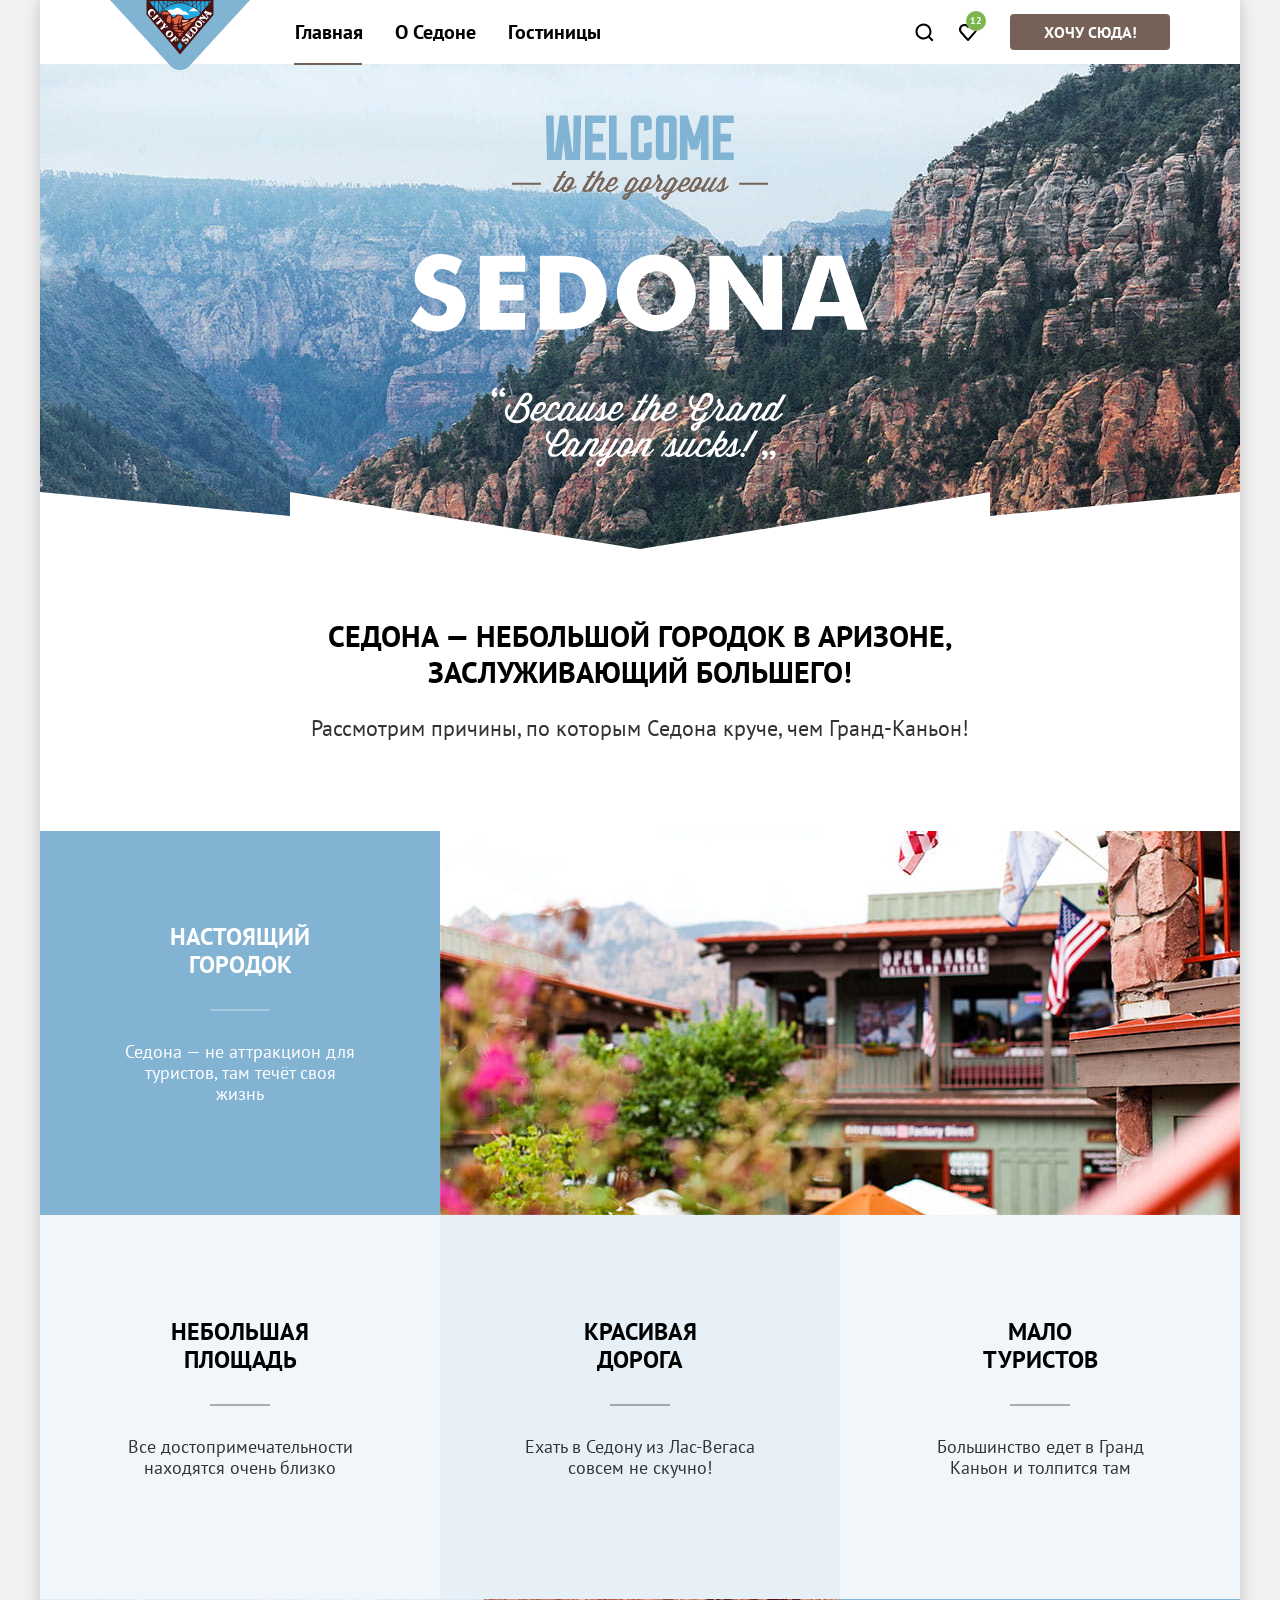
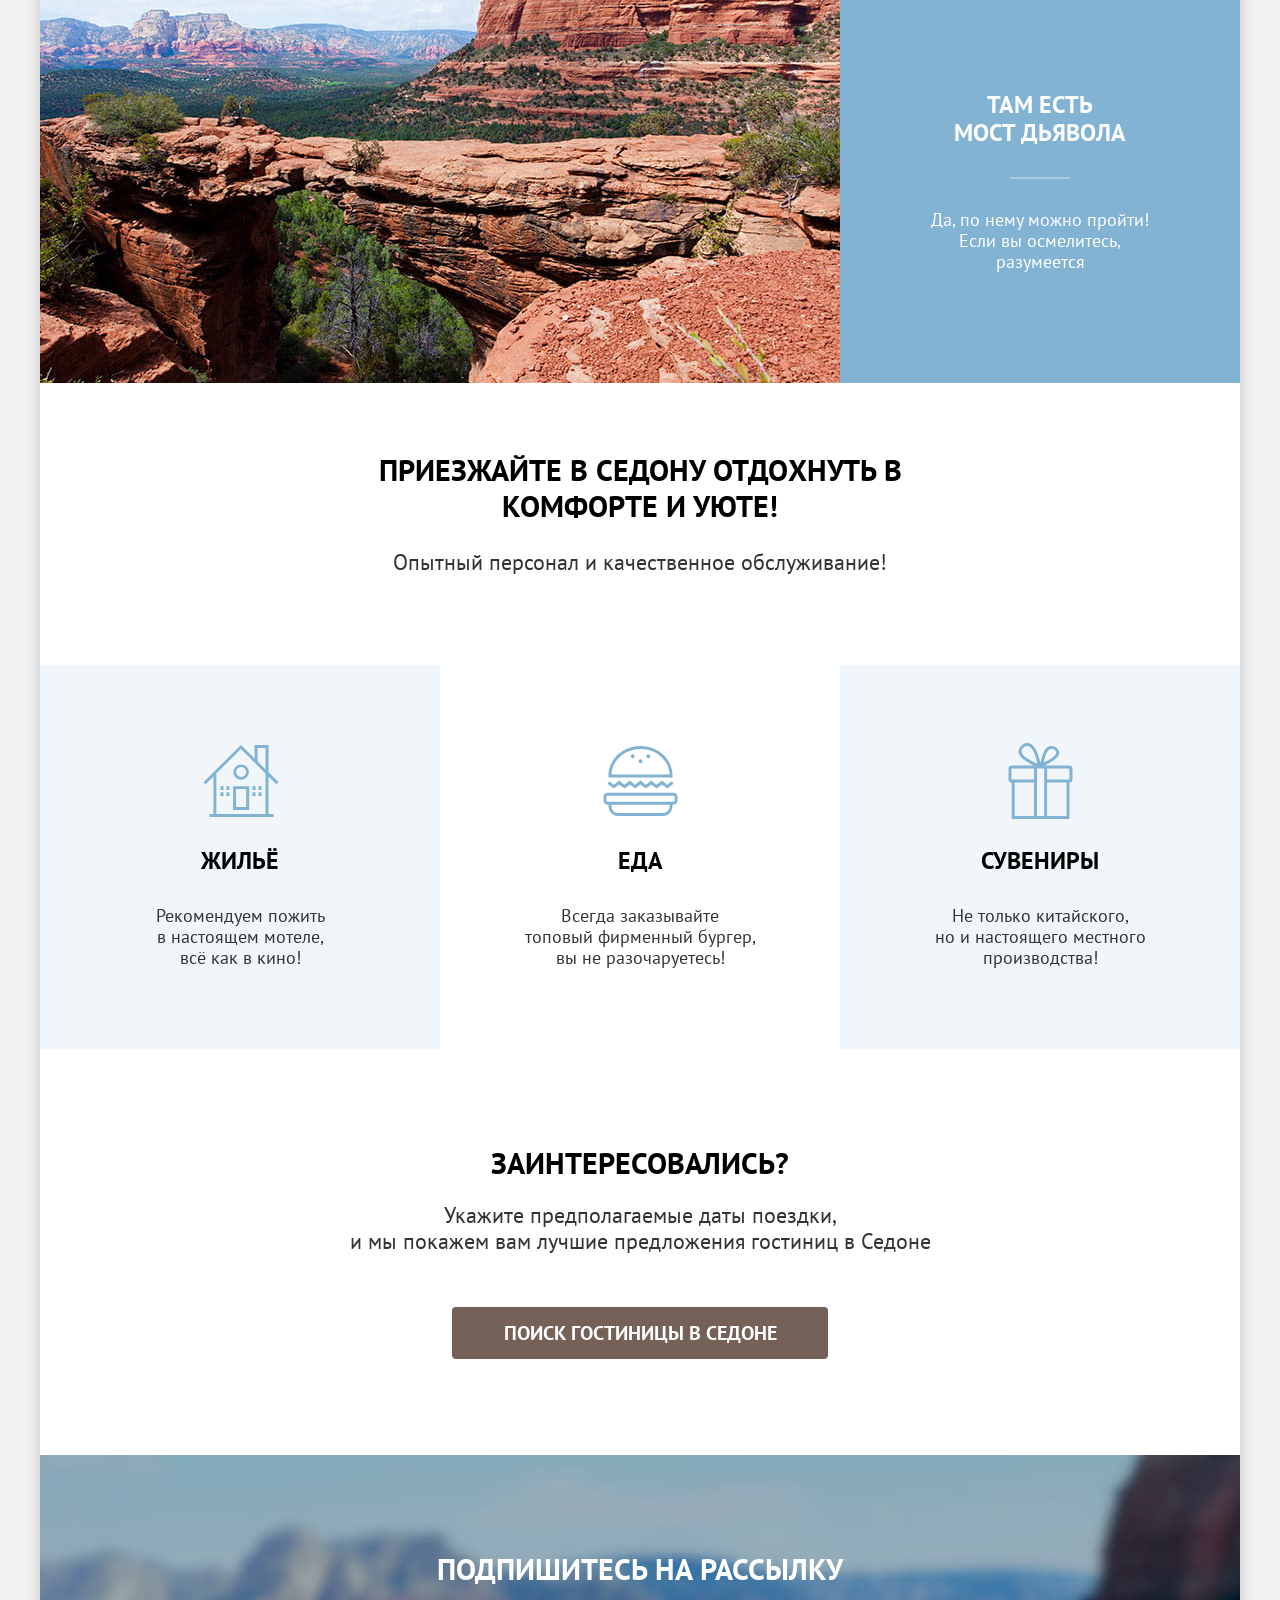
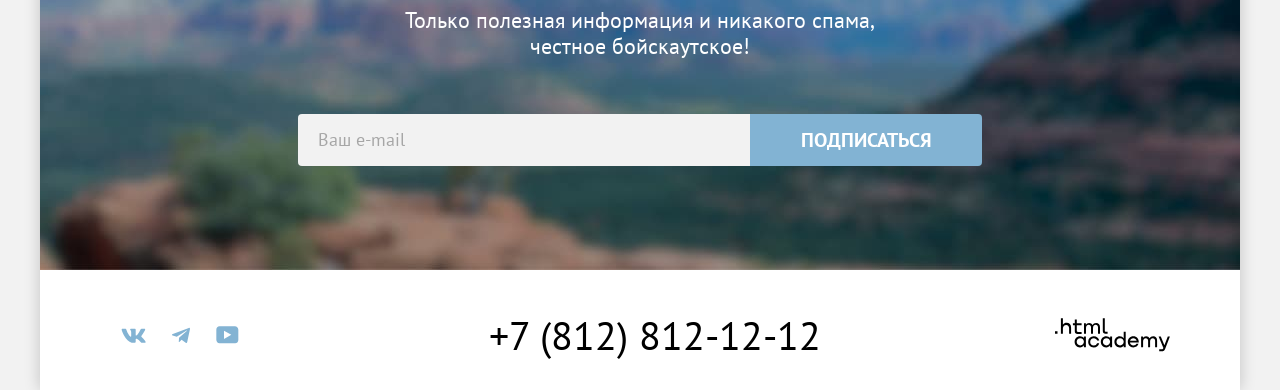
<file: index.html>
<!DOCTYPE html>
<html lang="ru">
  <head>
    <meta charset="utf-8">
    <title>HTML Academy: Седона</title>
    <link rel="icon" href="favicon.ico">
    <link rel="icon" type="image/png" href="images/favicon.png">
    <link rel="stylesheet" href="styles/styles.css">
  </head>
  <body>
    <div class="wrapper">
      <header class="page-header" data-test="header">
        <nav class="navigation">
          <div class="navigation-wrapper">
          <a class="navigation-logo" href="#">
            <img class="navigation-img" src="images/logo.svg" width="140" height="70" alt="Логотип сайта поиска гостиниц Седона.">
          </a>
            <ul class="navigation-list">
              <li class="navigation-item">
                <a class="navigation-link navigation-current" href="#">Главная</a>
              </li>
              <li class="navigation-item">
                <a class="navigation-link" href="#">О Седоне</a>
              </li>
              <li class="navigation-item">
                <a class="navigation-link" href="catalog.html">Гостиницы</a>
              </li>
            </ul>
          </div>
            <ul class="navigation-list navigation-user">
              <li class="navigation-item">
                <a class="navigation-link" href="#">
                  <svg class="navigation-icon" aria-hidden="true" focusable="false" width="20" height="20" viewBox="0 0 20 20" fill="currentColor" xmlns="http://www.w3.org/2000/svg">
                    <path d="m19.5 18-3.7-3.67c1-1.3 1.7-2.98 1.7-4.87a8 8 0 0 0-8-7.96c-4.4 0-8 3.68-8 8.06a8 8 0 0 0 12.9 6.26l3.7 3.68 1.4-1.5Zm-10-2.48a6 6 0 0 1-6-5.96 6 6 0 0 1 12 0 6 6 0 0 1-6 5.96Z"/>
                  </svg>
                  <span class="visually-hidden navigation-link-text">Поиск.</span>
                </a>
              </li>
              <li class="navigation-item">
                <a class="navigation-link navigation-favorite" href="#">
                  <span class="navigation-favorite-count">12</span>
                  <svg class="navigation-icon" aria-hidden="true" focusable="false" width="20" height="20" viewBox="0 0 20 20" fill="currentColor" xmlns="http://www.w3.org/2000/svg">
                    <path d="M9.9 19a.9.9 0 0 1-.8-.4c-5.4-6.1-6.7-7.5-7-7.9A5.4 5.4 0 0 1 6.5 2C7.8 2 9 2.5 10 3.3a5.46 5.46 0 0 1 9 4.1c0 1.3-.5 2.5-1.3 3.4l-7 7.9c-.2.2-.4.3-.8.3Zm-6-9.5c.3.4 3.5 4 6.1 6.9l6.2-7c.5-.5.7-1.2.7-2 0-1.8-1.5-3.3-3.3-3.3-1 0-2 .5-2.7 1.3-.3.3-.6.4-.9.4-.3 0-.6-.2-.8-.4-.7-.8-1.7-1.3-2.7-1.3-1.8 0-3.3 1.5-3.3 3.3-.1.9.3 1.6.7 2.1-.1 0-.1 0 0 0Z"/>
                  </svg>
                  <span class="visually-hidden navigation-link-text">Избранное.</span>
                </a>
              </li>
              <li class="navigation-item">
                <a class="button button-login" href="#">Хочу сюда!</a>
              </li>
            </ul>
        </nav>
      </header>
      <main class="main-container main-index" data-test="main">
        <h1 class="visually-hidden">Сайт поиска гостиниц "Седона"</h1>
        <section class="welcome"  data-test="hero">
          <h2 class="visually-hidden">Добро пожаловать на сайт "Седона"</h2>
          <img class="welcome-logo" src="images/welcome.svg" width="458" height="352" alt="Добро пожаловать в Седону.">
        </section>
        <section class="slogan">
          <h2 class="slogan-title">Седона — небольшой городок в Аризоне, заслуживающий большего!</h2>
          <p class="slogan-description">Рассмотрим причины, по которым Седона круче, чем Гранд-Каньон!</p>
        </section>
        <section class="advantages" data-test="advantages">
          <h2 class="visually-hidden">Преимущества</h2>
          <ul class="advantages-list">
            <li class="advantage-item advantage-item-blue">
              <div class="advantage-wrapper">
                <h3 class="advantage-title advantage-title-blue">Настоящий<br>городок</h3>
                <p class="advantage-description advantage-description-blue">Седона — не аттракцион для туристов, там течёт своя жизнь</p>
              </div>
              <img class="advantage-image" src="images/sedona.jpg" width="800" height="384" alt="Город Седона.">
            </li>
            <li class="advantage-item advantage-item-lightgray">
              <div class="advantage-wrapper">
                <h3 class="advantage-title advantage-title-lightgray">Небольшая<br>площадь</h3>
                <p class="advantage-description advantage-description-lightgray">Все достопримечательности находятся очень близко</p>
              </div>
            </li>
            <li class="advantage-item advantage-item-darkgray">
              <div class="advantage-wrapper">
                <h3 class="advantage-title advantage-title-darkgray">Красивая<br>дорога</h3>
                <p class="advantage-description advantage-description-darkgray">Ехать в Седону из Лас-Вегаса совсем не скучно!</p>
              </div>
            </li>
            <li class="advantage-item advantage-item-lightgray">
              <div class="advantage-wrapper">
                <h3 class="advantage-title advantage-title-lightgray">Мало<br>туристов</h3>
                <p class="advantage-description advantage-description-lightgray">Большинство едет в Гранд Каньон и толпится там</p>
              </div>
            </li>
            <li class="advantage-item advantage-item-blue">
              <img class="advantage-image" src="images/devil-bridge.jpg" width="800" height="384" alt="Мост дьявола в городе Седона.">
              <div class="advantage-wrapper">
                <h3 class="advantage-title advantage-title-blue">Там есть<br>мост дьявола</h3>
                <p class="advantage-description advantage-description-blue">Да, по нему можно пройти! Если вы осмелитесь, разумеется</p>
              </div>
            </li>
            <li class="advantage-item">
                <section class="slogan">
                  <h2 class="slogan-title">Приезжайте в Седону отдохнуть в комфорте и уюте!</h2>
                  <p class="slogan-description">Опытный персонал и качественное обслуживание!</p>
                </section>
            </li>
            <li class="advantage-item advantage-item-lightgray-icon">
              <div class="advantage-wrapper">
                <h3 class="advantage-title advantage-title-lightgray-icon advantage-icon-house">Жильё</h3>
                <p class="advantage-description advantage-description-lightgray-icon">Рекомендуем пожить<br>в настоящем мотеле,<br>всё как в кино!</p>
              </div>
            </li>
            <li class="advantage-item advantage-item-white-icon">
              <div class="advantage-wrapper">
                <h3 class="advantage-title advantage-title-white-icon advantage-icon-food">Еда</h3>
                <p class="advantage-description advantage-description-white-icon">Всегда заказывайте<br>топовый фирменный бургер,<br>вы не разочаруетесь!</p>
              </div>
            </li>
            <li class="advantage-item advantage-item-lightgray-icon">
              <div class="advantage-wrapper">
                <h3 class="advantage-title advantage-title-lightgray-icon advantage-icon-souvenirs">Сувениры</h3>
                <p class="advantage-description advantage-description-lightgray-icon">Не только китайского,<br>но и настоящего местного<br>производства!</p>
              </div>
            </li>
          </ul>
        </section>
        <section class="find" data-test="search">
          <h2 class="find-title">Заинтересовались?</h2>
          <p class="find-description">Укажите предполагаемые даты поездки,<br>и мы покажем вам лучшие предложения гостиниц в Седоне</p>
          <a class="button button-find" href="#">Поиск гостиницы в седоне</a>
        </section>
        <section class="subscription" data-test="subscribe">
          <h2 class="subscription-title">Подпишитесь на рассылку</h2>
          <p class="subscription-description">Только полезная информация и никакого спама,<br>честное бойскаутское!</p>
          <form class="subscription-form" action="https://echo.htmlacademy.ru/" method="post">
            <label class="subscription-field-label" for="email">
              <span class="visually-hidden">Введите ваш e-mail</span>
              <input class="subscription-field" id="email" type="email" placeholder="Ваш e-mail" name="email" required>
            </label>
            <button class="button button-subscription" type="submit">Подписаться</button>
          </form>
        </section>
      </main>
      <footer class="page-footer" data-test="footer">
        <section class="footer-social">
          <h2 class="visually-hidden">Социальные сети</h2>
          <ul class="footer-social-list">
            <li class="footer-social-item">
              <a class="footer-social-link" href="https://vk.com/htmlacademy">
                <span class="visually-hidden">Вконтакте.</span>
                <svg class="footer-social-icon" aria-hidden="true" focusable="false" width="25" height="15" viewBox="0 0 25 15" fill="currentColor" xmlns="http://www.w3.org/2000/svg">
                  <path fill-rule="evenodd" clip-rule="evenodd" d="M24.12 1.8c.16-.54 0-.94-.8-.94H20.7c-.67 0-.98.34-1.15.73 0 0-1.33 3.2-3.22 5.27-.61.6-.9.8-1.23.8-.16 0-.41-.2-.41-.75v-5.1c0-.66-.19-.95-.74-.95H9.82c-.42 0-.67.3-.67.59 0 .62.95.76 1.04 2.51v3.8c0 .83-.15.98-.48.98-.9 0-3.06-3.2-4.34-6.88-.25-.72-.5-1-1.18-1H1.57c-.75 0-.9.34-.9.73 0 .68.89 4.07 4.14 8.55 2.17 3.06 5.23 4.72 8 4.72 1.68 0 1.88-.37 1.88-1v-2.32c0-.74.16-.88.7-.88.38 0 1.05.19 2.6 1.66 1.79 1.75 2.08 2.54 3.08 2.54h2.63c.75 0 1.12-.37.9-1.1-.23-.72-1.08-1.77-2.2-3.02-.62-.71-1.54-1.48-1.82-1.86-.39-.5-.28-.71 0-1.15 0 0 3.2-4.42 3.54-5.93Z"/>
                </svg>
              </a>
            </li>
            <li class="footer-social-item">
              <a class="footer-social-link" href="https://t.me/htmlacademy">
                <span class="visually-hidden">Телеграм.</span>
                <svg class="footer-social-icon" aria-hidden="true" focusable="false" width="18" height="16" viewBox="0 0 18 16" fill="currentColor" xmlns="http://www.w3.org/2000/svg">
                  <path d="M16.79.96.84 7.1c-1.09.44-1.08 1.05-.2 1.32l4.1 1.28 9.47-5.98c.44-.27.85-.13.52.17l-7.68 6.93-.28 4.22c.41 0 .6-.2.83-.41l1.99-1.94 4.13 3.06c.77.42 1.31.2 1.5-.71l2.72-12.8c.28-1.1-.43-1.61-1.16-1.28Z"/>
                </svg>
              </a>
            </li>
            <li class="footer-social-item">
              <a class="footer-social-link" href="https://www.youtube.com/user/htmlacademyru">
                <span class="visually-hidden">Ютуб.</span>
                <svg class="footer-social-icon" aria-hidden="true" focusable="false" width="23" height="18" viewBox="0 0 23 18" fill="currentColor" xmlns="http://www.w3.org/2000/svg">
                  <path d="M18.94.36H3.51C1.65.36.33 1.95.33 3.76v10.09c0 1.91 1.32 3.5 3.18 3.5h15.65c1.64 0 3.17-1.59 3.17-3.4V3.76c-.22-1.8-1.53-3.4-3.39-3.4ZM7.99 12.89V4.82l7.34 4.04-7.34 4.03Z"/>
                </svg>
              </a>
            </li>
          </ul>
        </section>
        <address class="footer-contacts-address">
          <a class="footer-phone" href="tel:+78128121212">+7 (812) 812-12-12</a>
        </address>
        <a class="footer-link" href="https://htmlacademy.ru">
          <span class="visually-hidden">html academy.</span>
          <svg class="footer-link-icon" aria-hidden="true" focusable="false" width="115" height="34" viewBox="0 0 115 34" fill="currentColor" xmlns="http://www.w3.org/2000/svg">
            <path d="M0 13.26v2.6h2.5v-2.6H0ZM11.6 4.86c-1.6 0-2.8.7-3.6 1.7h-.1V.36h-2v15.5h2v-5.3c0-2.1 1.3-3.6 3.3-3.6 1.8 0 2.9 1.4 2.9 3.2v5.7h2v-6.1c.1-3-1.8-4.9-4.5-4.9ZM26.6 5.16h-4.8v-3.7h-2v3.8h-1.9v2h1.9v6c0 1.7 1 2.7 2.7 2.7h4.1v-2h-3.7c-.7 0-1.1-.4-1.1-1.1v-5.7h4.8v-2ZM41.1 4.96c-1.6 0-2.9.8-3.5 2.1h-.1c-.6-1.2-1.8-2.1-3.4-2.1-1.4 0-2.5.8-3.1 1.8h-.1v-1.6H29v10.6h2v-5.4c0-2 1-3.5 2.6-3.5 1.5 0 2.4 1 2.4 2.6v6.3h2v-5.6c0-2.4 1.4-3.3 2.6-3.3 1.5 0 2.4 1 2.4 2.6v6.3h2v-6.5c.1-2.5-1.4-4.3-3.9-4.3ZM47.8 13.06c0 1.7 1 2.7 2.8 2.7h2v-2h-1.7c-.7 0-1.1-.4-1.1-1.1V.36h-2v12.7ZM28.9 20.06c-.9-1.1-2.2-1.8-3.9-1.8-3.1 0-5.4 2.3-5.4 5.6s2.3 5.6 5.4 5.6c1.8 0 3-.8 3.8-1.9h.1v1.6h2v-10.6h-2v1.5Zm-3.6 7.4c-2.2 0-3.6-1.6-3.6-3.6s1.4-3.6 3.6-3.6 3.6 1.6 3.6 3.6c0 1.9-1.4 3.6-3.6 3.6ZM44.2 22.36c-.5-2.4-2.6-4.1-5.4-4.1a5.4 5.4 0 0 0-5.6 5.6c0 3.1 2.2 5.6 5.6 5.6 2.8 0 4.9-1.8 5.4-4.2h-2.1a3.4 3.4 0 0 1-3.3 2.3c-2.2 0-3.6-1.6-3.6-3.6s1.4-3.6 3.6-3.6c1.6 0 2.8 1 3.3 2.2h2.1v-.2ZM55.1 20.06c-.9-1.1-2.2-1.8-3.9-1.8-3.1 0-5.4 2.3-5.4 5.6s2.3 5.6 5.4 5.6c1.8 0 3-.8 3.8-1.9h.1v1.6h2v-10.6h-2v1.5Zm-3.6 7.4c-2.2 0-3.6-1.6-3.6-3.6s1.4-3.6 3.6-3.6 3.6 1.6 3.6 3.6c0 1.9-1.5 3.6-3.6 3.6ZM68.7 20.16c-.9-1.1-2.2-1.9-3.9-1.9-3.1 0-5.4 2.3-5.4 5.6s2.2 5.6 5.4 5.6c1.7 0 3-.8 3.8-1.8h.1v1.5h2v-15.4h-2v6.4Zm-3.6 7.3c-2.2 0-3.6-1.6-3.6-3.6s1.4-3.6 3.6-3.6 3.6 1.6 3.6 3.6c-.1 2-1.5 3.6-3.6 3.6ZM78.3 18.26c-3.3 0-5.5 2.5-5.5 5.6 0 3 2.1 5.6 5.5 5.6 2.5 0 4.5-1.3 5.2-3.6h-2.1c-.5 1-1.6 1.6-3 1.6-1.9 0-3.3-1.3-3.4-2.9h8.8c.2-3.6-2-6.3-5.5-6.3Zm0 1.9c1.7 0 3 1 3.3 2.6h-6.5c.3-1.5 1.5-2.6 3.2-2.6ZM98.2 18.26c-1.6 0-2.9.8-3.6 2h-.1c-.6-1.2-1.8-2-3.4-2-1.4 0-2.5.7-3.1 1.8v-1.5h-1.9v10.6h2v-5.4c0-2 1-3.4 2.6-3.5 1.5 0 2.4 1 2.4 2.6v6.3h2v-5.6c0-2.4 1.4-3.3 2.6-3.3 1.5 0 2.4 1 2.4 2.6v6.3h2v-6.5c.1-2.6-1.4-4.4-3.9-4.4ZM109.4 27.36l-3.6-8.9h-2.2l4.8 11.6c-.3.9-.7 1.2-1.7 1.2h-2.5v2h2.5c1.8 0 2.8-.8 3.5-2.6l4.7-12.2h-2.1l-3.4 8.9Z"/>
          </svg>
        </a>
      </footer>
    </div>
    <div class="modal-container modal-container-close">
      <div class="modal modal-search">
        <button class="modal-close-button" type="button">
          <span class="visually-hidden">Закрыть.</span>
        </button>
        <section class="modal-content">
          <h2 class="modal-title">Поиск гостиницы в седоне</h2>
          <form class="modal-form" action="https://echo.htmlacademy.ru/" method="post">
            <div class="field-group">
              <label class="modal-form-label" for="arrival-date">Дата заезда:</label>
              <input class="modal-form-field" id="arrival-date" type="text" name="arrival-date" value="27 апреля 2020" placeholder="Укажите дату" required>
              <span class="modal-message modal-message-error">Мы не можем отправить вас в прошлое.</span>
            </div>
            <div class="field-group">
              <label class="modal-form-label" for="departure-date">Дата выезда:</label>
              <input class="modal-form-field" id="departure-date" type="text" name="departure-date" value="1 сентября 2023" placeholder="Укажите дату" required>
              <span class="modal-message">На эти даты есть свободные номера. Пока есть.</span>
            </div>
            <div class="modal-form-quantity">
              <label class="modal-form-label" for="adults">Взрослые:</label>
              <div class="modal-form-field-wrapper">
                <button class="modal-form-field-button modal-form-field-minus" type="button">
                  <span class="visually-hidden">Минус.</span>
                  <svg class="modal-form-field-icon" aria-hidden="true" focusable="false" fill="currentColor" xmlns="http://www.w3.org/2000/svg" width="21" height="20" viewBox="0 0 21 20">
                    <path d="M3.393 9v2h14V9h-14Z"/>
                  </svg>
                </button>
                <input class="modal-form-field-count" id="adults" type="number" name="adults" min="1" value="2" readonly tabindex="-1">
                <button class="modal-form-field-button modal-form-field-plus" type="button">
                  <span class="visually-hidden">Плюс.</span>
                  <svg class="modal-form-field-icon" aria-hidden="true" focusable="false" fill="currentColor" xmlns="http://www.w3.org/2000/svg" width="20" height="20" viewBox="0 0 20 20">
                    <path d="M17 9h-6V3H9v6H3v2h6v6h2v-6h6V9Z"/>
                  </svg>
                </button>
              </div>
            </div>
            <div class="modal-form-quantity">
              <div class="modal-form-wrapper-kids">
                <label class="modal-form-label" for="kids">Дети:</label>
                <div class="tooltip-wrapper">
                  <button class="tooltip" type="button" aria-labelledby="tooltip-label-date">
                    <span class="visually-hidden">Подсказка.</span>
                    <svg class="tooltip-icon" xmlns="http://www.w3.org/2000/svg" width="20" height="20" fill="currentColor" viewBox="0 0 20 20">
                      <path fill-rule="evenodd" d="M9 4h2v2H9V4Zm2 12H9V7h2v9Z" clip-rule="evenodd"/>
                    </svg>
                  </button>
                  <p class="tooltip-text" role="tooltip" id="tooltip-label-date">Укажите количество детей, которые будут с вами, возраст которых от 6 до 18 лет. Дети до 6 лет размещаются бесплатно.</p>
                </div>
              </div>
              <div class="modal-form-field-wrapper">
                <button class="modal-form-field-button modal-form-field-minus" type="button">
                  <span class="visually-hidden">Минус.</span>
                  <svg class="modal-form-field-icon" aria-hidden="true" focusable="false" fill="currentColor" xmlns="http://www.w3.org/2000/svg" width="21" height="20" viewBox="0 0 21 20">
                    <path d="M3.393 9v2h14V9h-14Z"/>
                  </svg>
                </button>
                <input class="modal-form-field-count" id="kids" type="number" name="kids" min="0" value="2" readonly tabindex="-1">
                <button class="modal-form-field-button modal-form-field-plus" type="button">
                  <span class="visually-hidden">Плюс.</span>
                  <svg class="modal-form-field-icon" aria-hidden="true" focusable="false" fill="currentColor" xmlns="http://www.w3.org/2000/svg" width="20" height="20" viewBox="0 0 20 20">
                    <path d="M17 9h-6V3H9v6H3v2h6v6h2v-6h6V9Z"/>
                  </svg>
                </button>
              </div>
            </div>
            <button class="modal-form-submit button" type="submit">Найти</button>
          </form>
        </section>
      </div>
    </div>
  </body>
</html>
</file>
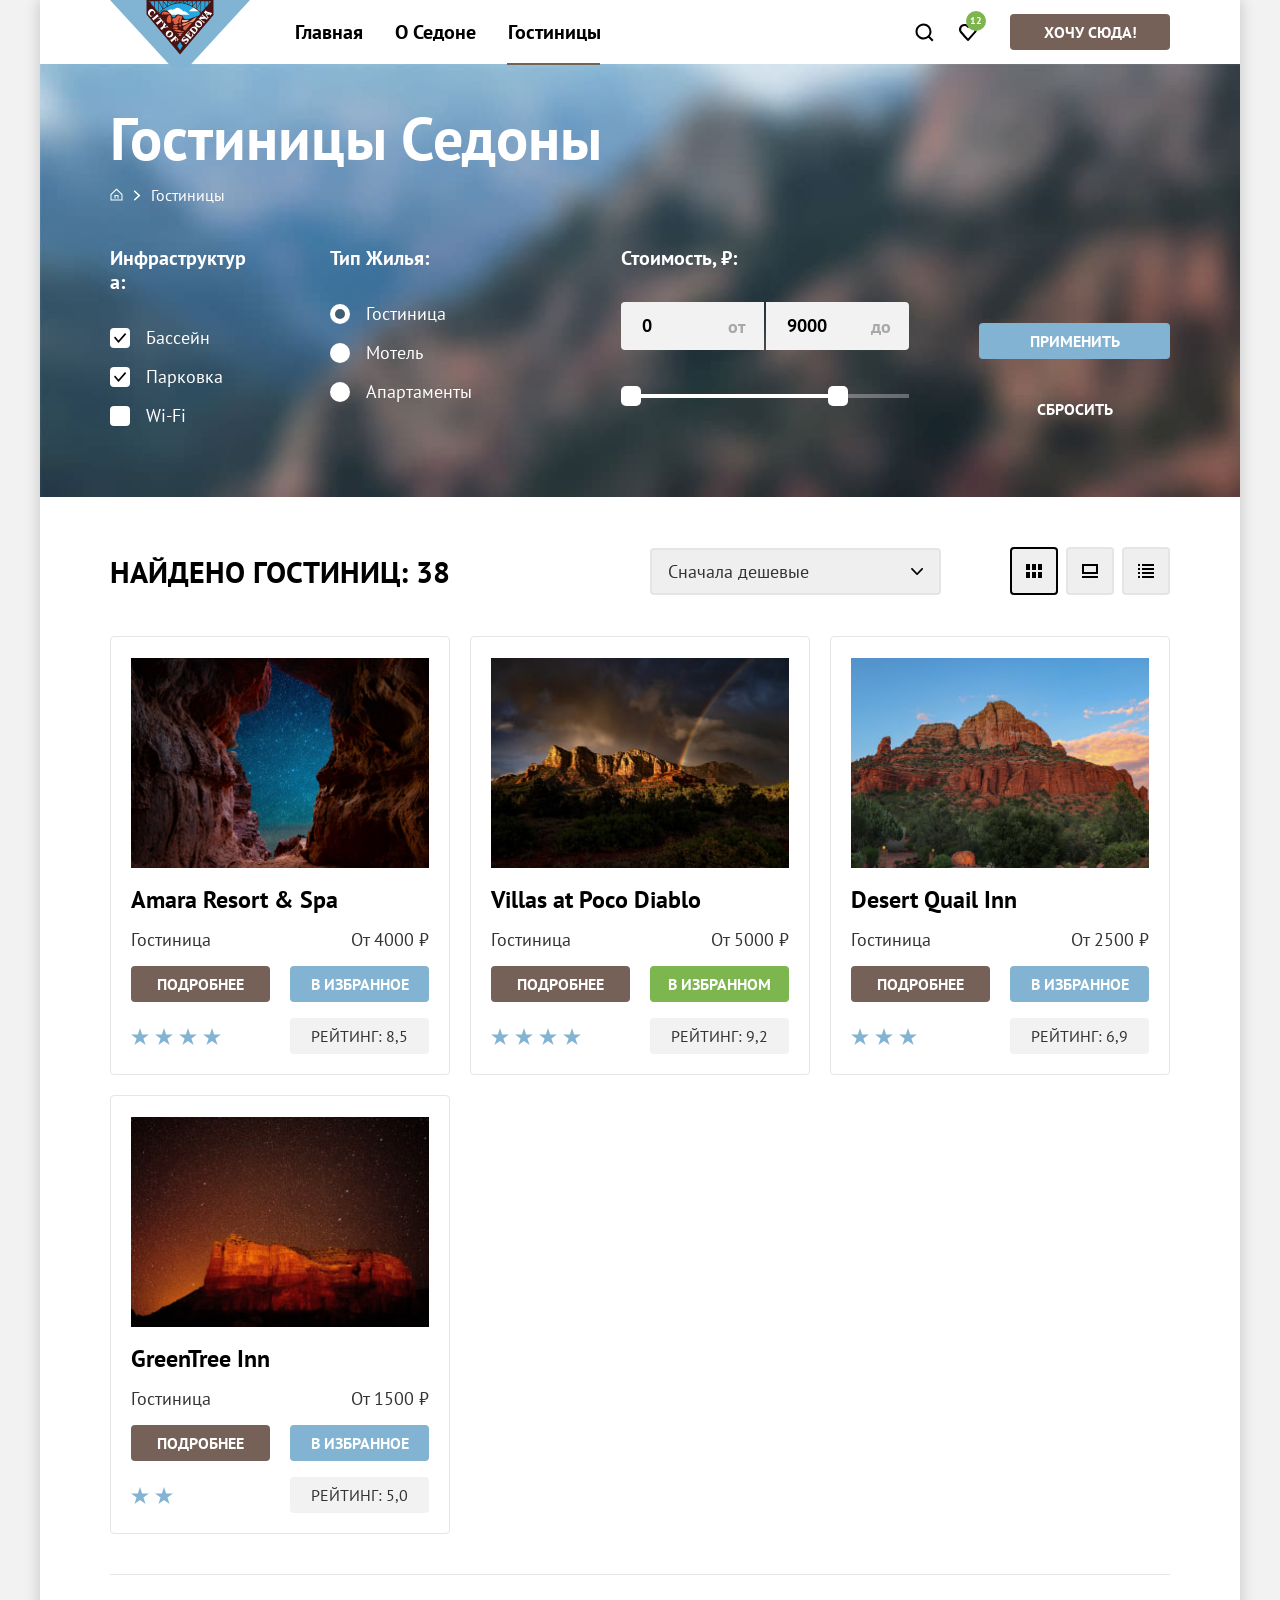
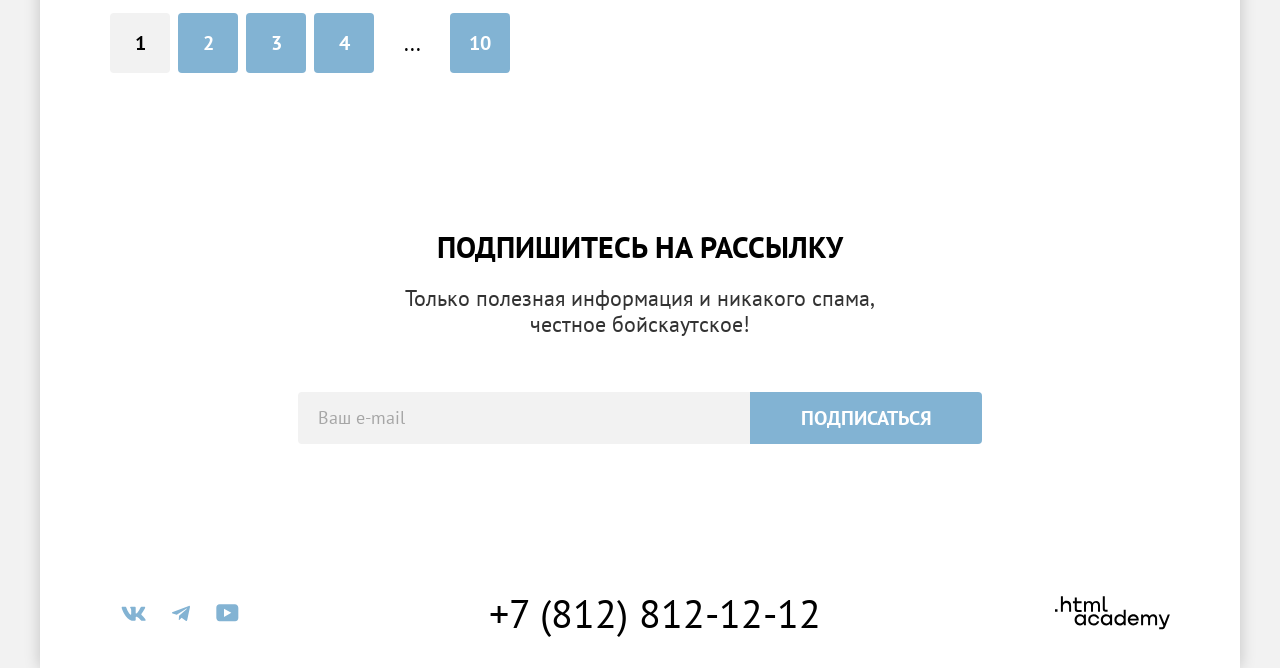
<file: catalog.html>
<!DOCTYPE html>
<html lang="ru">
  <head>
    <meta charset="utf-8">
    <title>HTML Academy: Седона</title>
    <link rel="icon" href="favicon.ico">
    <link rel="icon" type="image/png" href="images/favicon.png">
    <link rel="stylesheet" href="styles/styles.css">
  </head>
  <body>
    <div class="wrapper">
      <header class="page-header" data-test="header">
        <nav class="navigation">
          <div class="navigation-wrapper">
            <a class="navigation-logo" href="index.html">
              <img class="navigation-img" src="images/logo.svg" width="140" height="70" alt="Логотип сайта поиска гостиниц Седона.">
            </a>
            <ul class="navigation-list">
              <li class="navigation-item">
                <a class="navigation-link" href="index.html">Главная</a>
              </li>
              <li class="navigation-item">
                <a class="navigation-link" href="#">О Седоне</a>
              </li>
              <li class="navigation-item">
                <a class="navigation-link navigation-current" href="#">Гостиницы</a>
              </li>
            </ul>
          </div>
          <ul class="navigation-list navigation-user">
            <li class="navigation-item">
              <a class="navigation-link" href="#">
                <svg class="navigation-icon" aria-hidden="true" focusable="false" width="20" height="20" viewBox="0 0 20 20" fill="currentColor" xmlns="http://www.w3.org/2000/svg">
                  <path d="m19.5 18-3.7-3.67c1-1.3 1.7-2.98 1.7-4.87a8 8 0 0 0-8-7.96c-4.4 0-8 3.68-8 8.06a8 8 0 0 0 12.9 6.26l3.7 3.68 1.4-1.5Zm-10-2.48a6 6 0 0 1-6-5.96 6 6 0 0 1 12 0 6 6 0 0 1-6 5.96Z"/>
                </svg>
                <span class="visually-hidden navigation-link-text">Поиск.</span>
              </a>
            </li>
            <li class="navigation-item">
              <a class="navigation-link navigation-favorite" href="#">
                <span class="navigation-favorite-count">12</span>
                <svg class="navigation-icon" aria-hidden="true" focusable="false" width="20" height="20" viewBox="0 0 20 20" fill="currentColor" xmlns="http://www.w3.org/2000/svg">
                  <path d="M9.9 19a.9.9 0 0 1-.8-.4c-5.4-6.1-6.7-7.5-7-7.9A5.4 5.4 0 0 1 6.5 2C7.8 2 9 2.5 10 3.3a5.46 5.46 0 0 1 9 4.1c0 1.3-.5 2.5-1.3 3.4l-7 7.9c-.2.2-.4.3-.8.3Zm-6-9.5c.3.4 3.5 4 6.1 6.9l6.2-7c.5-.5.7-1.2.7-2 0-1.8-1.5-3.3-3.3-3.3-1 0-2 .5-2.7 1.3-.3.3-.6.4-.9.4-.3 0-.6-.2-.8-.4-.7-.8-1.7-1.3-2.7-1.3-1.8 0-3.3 1.5-3.3 3.3-.1.9.3 1.6.7 2.1-.1 0-.1 0 0 0Z"/>
                </svg>
                <span class="visually-hidden navigation-link-text">Избранное.</span>
              </a>
            </li>
            <li class="navigation-item">
              <a class="button button-login" href="#">Хочу сюда!</a>
            </li>
          </ul>
        </nav>
      </header>
      <main class="main-container main-inner" data-test="main">
        <header class="inner-header">
          <h1 class="inner-header-title">Гостиницы Седоны</h1>
          <ul class="breadcrumbs">
            <li class="breadcrumbs-item">
              <a class="breadcrumbs-link" href="index.html">
                <span class="visually-hidden">Главная.</span>
                <svg class="breadcrumbs-icon" aria-hidden="true" focusable="false"  width="13" height="13" viewBox="0 0 13 13" fill="currentColor" xmlns="http://www.w3.org/2000/svg">
                  <path d="m6.5.5-6 5.8v6.2h12V6.3L6.5.5Zm5 11h-10V6.7l5-4.8 5 4.8v4.8Z"/>
                  <path d="M4.5 10.5h1V8h2v2.5h1V7h-4v3.5Z"/>
                </svg>
              </a>
            </li>
            <li class="breadcrumbs-item">
              <a class="breadcrumbs-link">Гостиницы</a>
            </li>
          </ul>
          <h2 class="visually-hidden">Список гостиниц с фильтрами</h2>
          <form class="catalog-filter" action="https://echo.htmlacademy.ru/" method="get" data-test="filter">
            <fieldset class="catalog-filter-group catalog-filter-infrastructure">
              <legend class="catalog-filter-title">Инфраструктура:</legend>
              <ul class="catalog-filter-list">
                <li class="catalog-filter-item">
                  <label class="control">
                    <input class="control-input visually-hidden" type="checkbox" name="swimming-pool" checked>
                    <span class="control-mark"></span>
                    <span class="control-label">Бассейн</span>
                  </label>
                </li>
                <li class="catalog-filter-item">
                  <label class="control">
                    <input class="control-input visually-hidden" type="checkbox" name="parking" checked>
                    <span class="control-mark"></span>
                    <span class="control-label">Парковка</span>
                  </label>
                </li>
                <li class="catalog-filter-item">
                  <label class="control">
                    <input class="control-input visually-hidden" type="checkbox" name="wi-fi">
                    <span class="control-mark"></span>
                    <span class="control-label">Wi-Fi</span>
                  </label>
                </li>
              </ul>
            </fieldset>
            <fieldset class="catalog-filter-group catalog-filter-type">
              <legend class="catalog-filter-title">Тип Жилья:</legend>
              <ul class="catalog-filter-list">
                <li class="catalog-filter-item">
                  <label class="control">
                    <input class="control-input visually-hidden" type="radio" name="type-of-housing" value="hotel" checked>
                    <span class="control-mark"></span>
                    <span class="control-label">Гостиница</span>
                  </label>
                </li>
                <li class="catalog-filter-item">
                  <label class="control">
                    <input class="control-input visually-hidden" type="radio" name="type-of-housing" value="motel">
                    <span class="control-mark"></span>
                    <span class="control-label">Мотель</span>
                  </label>
                </li>
                <li class="catalog-filter-item">
                  <label class="control">
                    <input class="control-input visually-hidden" type="radio" name="type-of-housing" value="flat">
                    <span class="control-mark"></span>
                    <span class="control-label">Апартаменты</span>
                  </label>
                </li>
              </ul>
            </fieldset>
            <fieldset class="catalog-filter-group catalog-filter-cost">
              <legend class="catalog-filter-title">Стоимость, &#8381;:</legend>
                <div class="range">
                  <ul class="range-inputs-list">
                    <li class="range-inputs-item">
                      <input type="number" class="range-field range-field-min" id="range-field-min" value="0" name="range-field-min">
                      <label class="range-label" for="range-field-min">от</label>
                    </li>
                    <li class="range-inputs-item">
                      <input type="number" class="range-field range-field-max" id="range-field-max" value="9000" name="range-field-max">
                      <label class="range-label" for="range-field-max">до</label>
                    </li>
                  </ul>
                  <div class="range-scale">
                    <div class="range-bar" style="left: 0; width: 227px">
                      <button class="range-toggle toggle-min" type="button">
                        <span class="visually-hidden">Изменить минимальную цену.</span>
                      </button>
                      <button class="range-toggle toggle-max" type="button">
                        <span class="visually-hidden">Изменить максимальную цену.</span>
                      </button>
                    </div>
                  </div>
              </div>
            </fieldset>
            <div class="filter-send-form">
              <button class="button button-agree" type="submit">Применить</button>
              <button class="button button-reset" type="reset">Сбросить</button>
            </div>
          </form>
        </header>
        <section class="catalog-products" data-test="catalog">
          <div class="catalog-products-sort">
            <p class="select-result">Найдено гостиниц: 38</p>
            <div class="select-wrapper">
              <select class="select-control" aria-label="Сортировка">
                <option value="cheap">Сначала дешевые</option>
              </select>
            </div>
            <ul class="catalog-view-list">
              <li class="catalog-view-item">
                <button class="button-show button-show-tile button-show-current" type="button">
                  <span class="visually-hidden">Показать плитками.</span>
                </button>
              </li>
              <li class="catalog-view-item">
                <button class="button-show button-show-slide" type="button">
                  <span class="visually-hidden">Показать слайдами.</span>
                </button>
              </li>
              <li class="catalog-view-item">
                <button class="button-show button-show-list" type="button">
                  <span class="visually-hidden">Показать списком.</span>
                </button>
              </li>
            </ul>
          </div>
          <ul class="product-list">
            <li class="product-card">
              <a class="product-card-link" href="#">
                <img class="product-card-image" src="images/catalog/hotel-1.jpg" width="300" height="212" alt="Гостиница Amara Resort & Spa.">
                <h3 class="product-card-title">Amara Resort & Spa</h3>
                <div class="product-card-wrapper">
                  <p class="product-card-type">Гостиница</p>
                  <p class="product-card-prise">
                    <b class="product-card-prise-mark">От 4000 &#8381;</b>
                  </p>
                </div>
              </a>
              <a class="button button-detailed" href="#">Подробнее</a>
              <button class="button button-favorite" type="button">В избранное</button>
              <div class="product-rating rating-4"></div>
              <p class="button button-rating">Рейтинг: 8,5</p>
            </li>
            <li class="product-card">
              <a class="product-card-link" href="#">
                <img class="product-card-image" src="images/catalog/hotel-2.jpg" width="300" height="212" alt="Гостиница Amara Resort & Spa.">
                <h3 class="product-card-title">Villas at Poco Diablo</h3>
                <div class="product-card-wrapper">
                  <p class="product-card-type">Гостиница</p>
                  <p class="product-card-prise">
                    <b class="product-card-prise-mark">От 5000 &#8381;</b>
                  </p>
                </div>
              </a>
              <a class="button button-detailed" href="#">Подробнее</a>
              <button class="button button-favorite-added" type="button">В избранном</button>
              <div class="product-rating rating-4"></div>
              <p class="button button-rating">Рейтинг: 9,2</p>
            </li>
            <li class="product-card">
              <a class="product-card-link" href="#">
                <img class="product-card-image" src="images/catalog/hotel-3.jpg" width="300" height="212" alt="Гостиница Amara Resort & Spa.">
                <h3 class="product-card-title">Desert Quail Inn</h3>
                <div class="product-card-wrapper">
                  <p class="product-card-type">Гостиница</p>
                  <p class="product-card-prise">
                    <b class="product-card-prise-mark">От 2500 &#8381;</b>
                  </p>
                </div>
              </a>
              <a class="button button-detailed" href="#">Подробнее</a>
              <button class="button button-favorite" type="button">В избранное</button>
              <div class="product-rating rating-3"></div>
              <p class="button button-rating">Рейтинг: 6,9</p>
            </li>
            <li class="product-card">
              <a class="product-card-link" href="#">
                <img class="product-card-image" src="images/catalog/hotel-4.jpg" width="300" height="212" alt="Гостиница Amara Resort & Spa.">
                <h3 class="product-card-title">GreenTree Inn</h3>
                <div class="product-card-wrapper">
                  <p class="product-card-type">Гостиница</p>
                  <p class="product-card-prise">
                    <b class="product-card-prise-mark">От 1500 &#8381;</b>
                  </p>
                </div>
              </a>
              <a class="button button-detailed" href="#">Подробнее</a>
              <button class="button button-favorite" type="button">В избранное</button>
              <div class="product-rating rating-2"></div>
              <p class="button button-rating">Рейтинг: 5,0</p>
            </li>
          </ul>
          <ul class="pagination">
            <li class="pagination-item">
              <a class="pagination-link pagination-link-current" href="#">1</a>
            </li>
            <li class="pagination-item">
              <a class="pagination-link" href="#">2</a>
            </li>
            <li class="pagination-item">
              <a class="pagination-link" href="#">3</a>
            </li>
            <li class="pagination-item">
              <a class="pagination-link" href="#">4</a>
            </li>
            <li class="pagination-item">
              <span class="pagination-link pagination-ellipsis">...</span>
            </li>
            <li class="pagination-item">
              <a class="pagination-link" href="#">10</a>
            </li>
          </ul>
        </section>
        <section class="subscription inner-subscription" data-test="subscribe">
          <h2 class="subscription-title">Подпишитесь на рассылку</h2>
          <p class="subscription-description inner-subscription-description">Только полезная информация и никакого спама,<br>честное бойскаутское!</p>
          <form class="subscription-form" action="https://echo.htmlacademy.ru/" method="post">
            <label class="subscription-field-label" for="email">
              <span class="visually-hidden">Введите ваш e-mail</span>
              <input class="subscription-field" id="email" type="email" placeholder="Ваш e-mail" name="email" required>
            </label>
            <button class="button button-subscription" type="submit">Подписаться</button>
          </form>
        </section>
      </main>
      <footer class="page-footer" data-test="footer">
        <section class="footer-social">
          <h2 class="visually-hidden">Социальные сети</h2>
          <ul class="footer-social-list">
            <li class="footer-social-item">
              <a class="footer-social-link" href="https://vk.com/htmlacademy">
                <span class="visually-hidden">Вконтакте.</span>
                <svg class="footer-social-icon" aria-hidden="true" focusable="false" width="25" height="15" viewBox="0 0 25 15" fill="currentColor" xmlns="http://www.w3.org/2000/svg">
                  <path fill-rule="evenodd" clip-rule="evenodd" d="M24.12 1.8c.16-.54 0-.94-.8-.94H20.7c-.67 0-.98.34-1.15.73 0 0-1.33 3.2-3.22 5.27-.61.6-.9.8-1.23.8-.16 0-.41-.2-.41-.75v-5.1c0-.66-.19-.95-.74-.95H9.82c-.42 0-.67.3-.67.59 0 .62.95.76 1.04 2.51v3.8c0 .83-.15.98-.48.98-.9 0-3.06-3.2-4.34-6.88-.25-.72-.5-1-1.18-1H1.57c-.75 0-.9.34-.9.73 0 .68.89 4.07 4.14 8.55 2.17 3.06 5.23 4.72 8 4.72 1.68 0 1.88-.37 1.88-1v-2.32c0-.74.16-.88.7-.88.38 0 1.05.19 2.6 1.66 1.79 1.75 2.08 2.54 3.08 2.54h2.63c.75 0 1.12-.37.9-1.1-.23-.72-1.08-1.77-2.2-3.02-.62-.71-1.54-1.48-1.82-1.86-.39-.5-.28-.71 0-1.15 0 0 3.2-4.42 3.54-5.93Z"/>
                </svg>
              </a>
            </li>
            <li class="footer-social-item">
              <a class="footer-social-link" href="https://t.me/htmlacademy">
                <span class="visually-hidden">Телеграм.</span>
                <svg class="footer-social-icon" aria-hidden="true" focusable="false" width="18" height="16" viewBox="0 0 18 16" fill="currentColor" xmlns="http://www.w3.org/2000/svg">
                  <path d="M16.79.96.84 7.1c-1.09.44-1.08 1.05-.2 1.32l4.1 1.28 9.47-5.98c.44-.27.85-.13.52.17l-7.68 6.93-.28 4.22c.41 0 .6-.2.83-.41l1.99-1.94 4.13 3.06c.77.42 1.31.2 1.5-.71l2.72-12.8c.28-1.1-.43-1.61-1.16-1.28Z"/>
                </svg>
              </a>
            </li>
            <li class="footer-social-item">
              <a class="footer-social-link" href="https://www.youtube.com/user/htmlacademyru">
                <span class="visually-hidden">Ютуб.</span>
                <svg class="footer-social-icon" aria-hidden="true" focusable="false" width="23" height="18" viewBox="0 0 23 18" fill="currentColor" xmlns="http://www.w3.org/2000/svg">
                  <path d="M18.94.36H3.51C1.65.36.33 1.95.33 3.76v10.09c0 1.91 1.32 3.5 3.18 3.5h15.65c1.64 0 3.17-1.59 3.17-3.4V3.76c-.22-1.8-1.53-3.4-3.39-3.4ZM7.99 12.89V4.82l7.34 4.04-7.34 4.03Z"/>
                </svg>
              </a>
            </li>
          </ul>
        </section>
        <address class="footer-contacts-address">
          <a class="footer-phone" href="tel:+78128121212">+7 (812) 812-12-12</a>
        </address>
        <a class="footer-link" href="https://htmlacademy.ru">
          <span class="visually-hidden">html academy.</span>
          <svg class="footer-link-icon" aria-hidden="true" focusable="false" width="115" height="34" viewBox="0 0 115 34" fill="currentColor" xmlns="http://www.w3.org/2000/svg">
            <path d="M0 13.26v2.6h2.5v-2.6H0ZM11.6 4.86c-1.6 0-2.8.7-3.6 1.7h-.1V.36h-2v15.5h2v-5.3c0-2.1 1.3-3.6 3.3-3.6 1.8 0 2.9 1.4 2.9 3.2v5.7h2v-6.1c.1-3-1.8-4.9-4.5-4.9ZM26.6 5.16h-4.8v-3.7h-2v3.8h-1.9v2h1.9v6c0 1.7 1 2.7 2.7 2.7h4.1v-2h-3.7c-.7 0-1.1-.4-1.1-1.1v-5.7h4.8v-2ZM41.1 4.96c-1.6 0-2.9.8-3.5 2.1h-.1c-.6-1.2-1.8-2.1-3.4-2.1-1.4 0-2.5.8-3.1 1.8h-.1v-1.6H29v10.6h2v-5.4c0-2 1-3.5 2.6-3.5 1.5 0 2.4 1 2.4 2.6v6.3h2v-5.6c0-2.4 1.4-3.3 2.6-3.3 1.5 0 2.4 1 2.4 2.6v6.3h2v-6.5c.1-2.5-1.4-4.3-3.9-4.3ZM47.8 13.06c0 1.7 1 2.7 2.8 2.7h2v-2h-1.7c-.7 0-1.1-.4-1.1-1.1V.36h-2v12.7ZM28.9 20.06c-.9-1.1-2.2-1.8-3.9-1.8-3.1 0-5.4 2.3-5.4 5.6s2.3 5.6 5.4 5.6c1.8 0 3-.8 3.8-1.9h.1v1.6h2v-10.6h-2v1.5Zm-3.6 7.4c-2.2 0-3.6-1.6-3.6-3.6s1.4-3.6 3.6-3.6 3.6 1.6 3.6 3.6c0 1.9-1.4 3.6-3.6 3.6ZM44.2 22.36c-.5-2.4-2.6-4.1-5.4-4.1a5.4 5.4 0 0 0-5.6 5.6c0 3.1 2.2 5.6 5.6 5.6 2.8 0 4.9-1.8 5.4-4.2h-2.1a3.4 3.4 0 0 1-3.3 2.3c-2.2 0-3.6-1.6-3.6-3.6s1.4-3.6 3.6-3.6c1.6 0 2.8 1 3.3 2.2h2.1v-.2ZM55.1 20.06c-.9-1.1-2.2-1.8-3.9-1.8-3.1 0-5.4 2.3-5.4 5.6s2.3 5.6 5.4 5.6c1.8 0 3-.8 3.8-1.9h.1v1.6h2v-10.6h-2v1.5Zm-3.6 7.4c-2.2 0-3.6-1.6-3.6-3.6s1.4-3.6 3.6-3.6 3.6 1.6 3.6 3.6c0 1.9-1.5 3.6-3.6 3.6ZM68.7 20.16c-.9-1.1-2.2-1.9-3.9-1.9-3.1 0-5.4 2.3-5.4 5.6s2.2 5.6 5.4 5.6c1.7 0 3-.8 3.8-1.8h.1v1.5h2v-15.4h-2v6.4Zm-3.6 7.3c-2.2 0-3.6-1.6-3.6-3.6s1.4-3.6 3.6-3.6 3.6 1.6 3.6 3.6c-.1 2-1.5 3.6-3.6 3.6ZM78.3 18.26c-3.3 0-5.5 2.5-5.5 5.6 0 3 2.1 5.6 5.5 5.6 2.5 0 4.5-1.3 5.2-3.6h-2.1c-.5 1-1.6 1.6-3 1.6-1.9 0-3.3-1.3-3.4-2.9h8.8c.2-3.6-2-6.3-5.5-6.3Zm0 1.9c1.7 0 3 1 3.3 2.6h-6.5c.3-1.5 1.5-2.6 3.2-2.6ZM98.2 18.26c-1.6 0-2.9.8-3.6 2h-.1c-.6-1.2-1.8-2-3.4-2-1.4 0-2.5.7-3.1 1.8v-1.5h-1.9v10.6h2v-5.4c0-2 1-3.4 2.6-3.5 1.5 0 2.4 1 2.4 2.6v6.3h2v-5.6c0-2.4 1.4-3.3 2.6-3.3 1.5 0 2.4 1 2.4 2.6v6.3h2v-6.5c.1-2.6-1.4-4.4-3.9-4.4ZM109.4 27.36l-3.6-8.9h-2.2l4.8 11.6c-.3.9-.7 1.2-1.7 1.2h-2.5v2h2.5c1.8 0 2.8-.8 3.5-2.6l4.7-12.2h-2.1l-3.4 8.9Z"/>
          </svg>
        </a>
      </footer>
    </div>
  </body>
</html>
</file>
<file: styles/styles.css>
@font-face {
  font-family: "PT Sans";
  font-style: normal;
  font-weight: 400;
  src: url("../fonts/ptsans-400.woff2") format("woff2");
  font-display: swap;
}

@font-face {
  font-family: "PT Sans";
  font-style: normal;
  font-weight: 700;
  src: url("../fonts/ptsans-700.woff2") format("woff2");
  font-display: swap;
}

*,
*::before,
*::after {
  box-sizing: border-box;
}

img {
  max-width: 100%;
  object-fit: contain;
}

.visually-hidden {
  position: absolute;
  width: 1px;
  height: 1px;
  margin: -1px;
  padding: 0;
  border: 0;
  white-space: nowrap;
  clip-path: inset(100%);
  clip: rect(0 0 0 0);
  overflow: hidden;
}

.button {
  display: inline-block;
  padding: 8px;
  text-decoration: none;
  text-transform: uppercase;
  color: #FFFFFF;
  text-align: center;
  font-family: inherit;
  font-size: 16px;
  line-height: 20px;
  font-weight: 700;
  border-radius: 4px;
  background-color: #756157;
  border: 0;
  cursor: pointer;
}

.button:hover {
  background-color: #615048;
}

.button:focus {
  background-color: #615048;
}

.button:active {
  color: rgba(255, 255, 255, 0.3);
}

.button:disabled {
  background-color: #E5E5E5;
}

html {
  height: 100%;
}

body {
  height: 100%;
  margin: 0;
  font-family: "PT Sans", sans-serif;
  font-size: 18px;
  font-weight: 700;
  line-height: 21px;
  background-color: #f2f2f2;
  color: #000000;
}

.wrapper {
  display: flex;
  margin: 0 auto;
  flex-direction: column;
  min-height: 100%;
  max-width: 1200px;
  background-color: #FFFFFF;
  box-shadow: 0 0 15px rgba(0, 0, 0, 0.2);
}

/*Главная страница*/

.page-header {
  padding: 0 70px;
}

.navigation {
  display: flex;
  justify-content: space-between;
}

.navigation-wrapper {
  display: flex;
}

.navigation-logo {
  position: relative;
  z-index: 1;
  width: 140px;
  margin-right: 29px;
  flex-shrink: 0;
}

.navigation-img {
  position: absolute;
  top: 0;
  left: 0;
}

.navigation-list {
  display: flex;
  flex-wrap: wrap;
  margin: 0;
  padding: 0;
  list-style-type: none;
}

.navigation-item {
  position: relative;
}

.navigation-link {
  display: block;
  padding: 20px 16px;
  font-size: 20px;
  line-height: 24px;
  text-transform: capitalize;
  color: #000000;
  text-decoration: none;
}

.navigation-icon {
  display: block;
  color: #000000;
}

.navigation-link-text {
  padding-left: 12px;
}

.navigation-link:hover {
  background-color: #F2F2F2;
}

.navigation-link:active,
.navigation-link:active .navigation-icon {
  color: rgba(0, 0, 0, 0.6);
}

.navigation-current:before {
  position: absolute;
  content: "";
  bottom: -1px;
  left: 15px;
  z-index: 1;
  width: calc(100% - 32px);
  border-bottom: 2px solid #756257;
}

.navigation-user {
  align-items: center;
}

.navigation-user .navigation-link{
  padding: 22px 12px;
  min-width: 20px;
  min-height: 20px;
}

.navigation-favorite {
  position: relative;
}

.navigation-favorite-count {
  position: absolute;
  top: 11px;
  left: 20px;
  width: 20px;
  height: 20px;
  font-size: 10px;
  line-height: 2;
  text-align: center;
  color: #ffffff;
  background: #7db54f;
  border-radius: 50%;
}

.navigation-user .button-login {
  margin-left: 20px;
  width: 160px;
}

.main-container {
  flex-grow: 1;
}

.welcome {
  padding: 51px 0 82px 0;
  color: #FFFFFF;
  background-color: #000000;
  background-image: url("../images/divider.svg"), url("../images/index-hero.jpg");
  background-position: bottom, top;
  background-repeat: no-repeat, no-repeat;
}

.welcome-logo {
  display: block;
  margin: 0 auto;
}

.slogan {
  padding: 69px 258px 90px 258px;
  text-align: center;
}

.slogan-title {
  margin: 0 0 25px 0;
  font-size: 30px;
  line-height: 36px;
  text-transform: uppercase;
}

.slogan-description {
  margin: 0;
  font-weight: 400;
  font-size: 22px;
  line-height: 26px;
  color: #333333;
}

.advantages-list {
  display: flex;
  flex-wrap: wrap;
  margin: 0;
  padding: 0;
  list-style-type: none;
}

.advantage-item {
  display: flex;
}

.advantage-wrapper {
  display: flex;
  flex-direction: column;
  width: 400px;
}

.advantage-title {
  position: relative;
  margin: 0;
  font-size: 24px;
  line-height: 28px;
  text-transform: uppercase;
  color: #000000;
  text-align: center;
  overflow-wrap: break-word;
}

.advantage-title:after {
  position: absolute;
  content: "";
  right: 0;
  bottom: 30px;
  left: 0;
  width: 60px;
  margin: auto;
  border-bottom: 2px solid rgba(0, 0, 0, 0.3);
}

.advantage-description {
  margin: 0;
  font-weight: 400;
  text-align: center;
  color: #333333;
  overflow-wrap: break-word;
}

.advantage-item-blue {
  background-color: #82B3D3;
}

.advantage-title-blue {
  padding: 92px 85px 62px;
  color: #FFFFFF;
}

.advantage-title-blue:after {
  border-bottom: 2px solid rgba(255, 255, 255, 0.3);
}

.advantage-description-blue {
  padding: 0 84px 111px;
  color: #FFFFFF;
}

.advantage-item-lightgray {
  background-color: rgba(131, 179, 211, 0.12);
}

.advantage-title-lightgray {
  padding: 103px 85px 62px;
}

.advantage-description-lightgray {
  padding: 0 84px 121px;
}

.advantage-item-darkgray {
  background-color: rgba(131, 179, 211, 0.2);
}

.advantage-title-darkgray {
  padding: 103px 85px 62px;
}

.advantage-description-darkgray {
  padding: 0 84px 121px;
}

.advantage-item-white-icon {
  background-color: #FFFFFF;
}

.advantage-title-white-icon {
  position: relative;
  padding: 182px 85px 30px;
}

.advantage-title-white-icon:after {
  border-bottom: none;
}

.advantage-description-white-icon {
  padding: 0 84px 81px;
}

.advantage-item-lightgray-icon {
  background-color: rgba(131, 179, 211, 0.12);
}

.advantage-title-lightgray-icon {
  position: relative;
  padding: 182px 85px 30px;
}

.advantage-title-lightgray-icon:after {
  border-bottom: none;
}

.advantage-description-lightgray-icon {
  padding: 0 84px 81px;
}

.advantage-icon-house:before {
  position: absolute;
  content: "";
  right: 0;
  top: 80px;
  left: 2px;
  margin: auto;
  width: 76px;
  height: 72px;
  background-image: url("../images/house.svg");
  background-repeat: repeat;
}

.advantage-icon-food:before {
  position: absolute;
  content: "";
  right: 0;
  bottom: 89px;
  left: 1px;
  margin: auto;
  width: 75px;
  height: 70px;
  background-image: url("../images/food.svg");
  background-repeat: repeat;
}

.advantage-icon-souvenirs:before {
  position: absolute;
  content: "";
  right: 0;
  bottom: 86px;
  left: 1px;
  margin: auto;
  width: 65px;
  height: 76px;
  background-image: url("../images/souvenirs.svg");
  background-repeat: repeat;
}

.find {
  padding: 96px 304px;
  text-align: center;
}

.find-title {
  margin: 0 0 21px 0;
  font-size: 30px;
  line-height: 36px;
  text-transform: uppercase;
}

.find-description {
  margin-top: 0;
  margin-bottom: 45px;
  font-weight: 400;
  font-size: 22px;
  line-height: 26px;
  color: #333333;
}

.find .button-find {
  margin-top: 8px;
  width: 376px;
  font-size: 20px;
  line-height: 36px;
}

.subscription {
  padding: 96px 104px 104px;
  margin: 0;
  color: #FFFFFF;
  background-color: #000000;
  text-align: center;
  background-image: url("../images/subscribe.jpg");
  background-repeat: no-repeat;
  background-size: cover;
}

.subscription-title {
  margin: 0 0 20px 0;
  font-size: 30px;
  line-height: 36px;
  text-transform: uppercase;
}

.subscription-description {
  margin: 0 0 55px 0;
  font-weight: 400;
  font-size: 22px;
  line-height: 26px;
}

.subscription-form {
  display: flex;
  justify-content: center;
}

.subscription-field-label {
  width: 100%;
  max-width: 452px;
}

.subscription-field {
  padding: 14px 20px;
  width: 100%;
  font-size: 18px;
  line-height: 24px;
  font-family: inherit;
  font-weight: 400;
  color: #000000;
  background: #f2f2f2;
  border: 0;
  border-radius: 4px 0 0 4px;
}

.subscription-field::placeholder {
  opacity: 0.6;
}

.button-subscription {
  width: 100%;
  max-width: 232px;
  font-size: 20px;
  line-height: 36px;
  background-color: #82B3D3;
  border-radius: 0 4px 4px 0;
  word-wrap: break-word;
}

.button-subscription:hover {
  background-color: #68A2CA;
}

.button-subscription:focus {
  background-color: #68A2CA;
}

.button-subscription:active {
  color: rgba(255, 255, 255, 0.3);
}

.button-subscription:disabled{
  background-color: #E5E5E5;
}

.page-footer {
  display: flex;
  justify-content: space-between;
  align-items: center;
  margin: 0 auto;
  padding-top: 45px;
  padding-bottom: 35px;
  width: 1060px;
}

.footer-social {
  width: 200px;
}

.footer-social-list {
  display: flex;
  flex-wrap: wrap;
  margin: 0;
  padding: 0;
  list-style-type: none;
}

.footer-social-icon {
  color: #83B3D3;
}

.footer-social-icon:hover {
  color: #68A2CA;
}

.footer-social-icon:focus {
  color: #68A2CA;
}

.footer-social-icon:active {
  color: rgba(104, 162, 202, 0.3);
}

.footer-social-link {
  display: block;
  padding: 11px 11px;
  width: 47px;
  height: 40px;
  text-align: center;
}

.footer-contacts-address {
  display: flex;
  justify-content: center;
  margin-right: 55px;
  font-style: normal;
}

.footer-phone {
  color: #000000;
  font-weight: 400;
  font-size: 40px;
  line-height: 40px;
  text-decoration: none;
}

.footer-phone:hover {
  color: #756157;
}

.footer-phone:focus {
  color: #756157;
}

.footer-phone:active {
  color: rgba(117, 97, 87, 0.3);
}

.footer-link-icon {
  display: block;
  width: 115px;
  color: #000000;
}

.footer-link-icon:hover {
  color: #756157;
}

.footer-link-icon:focus {
  color: #756157;
}

.footer-link-icon:active {
  color: rgba(117, 97, 87, 0.3);
}

/*Модальное окно*/

.modal-container {
  position: fixed;
  top: 0;
  left: 0;
  z-index: 2;
  display: flex;
  width: 100%;
  height: 100%;
  background-color: rgba(242, 242, 242, 0.8);
}

.modal {
  position: relative;
  margin: auto;
  padding: 64px 70px;
  background: #FFFFFF;
  box-shadow: 0 25px 50px rgba(0, 0, 0, 0.15);
  border-radius: 30px;
}

.modal-search {
  width: 717px;
}

.modal-close-button {
  position: absolute;
  top: 0;
  right: 0;
  padding: 0;
  margin: 64px 52px 0 0;
  width: 52px;
  height: 52px;
  background-color: #f2f2f2;
  border-radius: 50%;
  border: 0;
  background-image: url("../images/cross.svg");
  background-repeat: no-repeat;
  background-position: center;
  cursor: pointer;
}

.modal-close-button:hover {
  background-color: #E6E6E6;
}

.modal-close-button:focus {
  outline: 3px solid #83B3D3;
}

.modal-close-button:active {
  opacity: 0.3;
}

.modal-close-button:disabled {
  opacity: 0.1;
}

.modal-container-close {
  display: none;
}

.modal-title {
  margin: 0 0 64px 0;
  font-size: 30px;
  line-height: 36px;
  text-transform: uppercase;
}

.modal-form {
  display: grid;
  grid-template-columns: 247px 247px;
  gap: 0 82px;
}

.field-group {
  display: grid;
  grid-template-columns: 137px 440px;
  grid-column: 1 / -1;
  margin-bottom: 17px;
  align-items: center;
}

.modal-form-label {
  font-size: 20px;
  line-height: 24px;
  text-transform: capitalize;
  word-wrap: break-word;
}

.modal-form-field {
  margin: 0;
  padding: 10px 50px 10px 18px;
  font-family: inherit;
  font-weight: 700;
  font-size: 18px;
  line-height: 24px;
  color: #000000;
  background-color: #F2F2F2;
  border: 2px solid transparent;
  border-radius: 4px;
  background-image: url("../images/calendar.svg");
  background-repeat: no-repeat;
  background-position: right 20px center;
}

.modal-form-field::placeholder {
  opacity: 0.6;
}

.modal-form-field:hover {
  background-color: #E6E6E6;
}

.modal-form-field:focus {
  outline: 3px solid #83B3D3;
}

.modal-form-field:active {
  border: 2px solid #000000;
}

.modal-form-field:disabled {
  opacity: 0.1;
}

.modal-message {
  grid-column: 2 / -1;
  padding: 5px 20px;
  font-size: 16px;
  font-weight: 400;
  word-wrap: break-word;
}

.modal-message-error {
  color: #FF5757;
}

.modal-form-quantity {
  display: grid;
  grid-template-columns: 130px 110px;
  column-gap: 7px;
  align-items: center;
}

.modal-form-field-wrapper {
  display: grid;
  grid-template-columns: 40px 31px 40px;
}

.modal-form-field-count {
  margin: 0;
  padding-top: 10px;
  padding-bottom: 10px;
  font-weight: 700;
  font-size: 18px;
  line-height: 28px;
  color: #000000;
  background-color: #F2F2F2;
  border: none;
  font-family: inherit;
  text-align: center;
  appearance: textfield;
  outline: none;
}

.modal-form-field-button {
  display: flex;
  justify-content: center;
  align-items: center;
  border: none;
  background-color: #F2F2F2;
  outline: none;
  cursor: pointer;
}

.modal-form-field-icon {
  display: block;
  color: rgba(117, 97, 87, 0.3);
}

.modal-form-field-button:hover .modal-form-field-icon {
  color: #000000;
}

.modal-form-field-button:focus-visible .modal-form-field-icon {
  border-radius: 4px;
  outline: 3px solid #82B3D3;
}

.modal-form-field-button:active .modal-form-field-icon{
  opacity: 0.2;
}

.modal-form-field-button:disabled .modal-form-field-icon{
  opacity: 0.1;
}

.modal-form-field-minus {
  border-radius: 4px 0 0 4px;
}

.modal-form-field-plus {
  border-radius: 0 4px 4px 0;
}

.modal-form-field-count::-webkit-outer-spin-button,
.modal-form-field-count::-webkit-inner-spin-button {
  margin: 0;
  appearance: none;
}

.modal-form-wrapper-kids {
  display: flex;
  justify-self: flex-start;
  align-items: center;
}

.modal-form-wrapper-kids .modal-form-label {
  margin-left: 6px;
  margin-right: 11px;
  max-width: 82px;
}

.tooltip {
  display: flex;
  justify-content: center;
  flex-shrink: 0;
  padding: 0;
  margin: 0;
  width: 26px;
  height: 26px;
  color: #FFFFFF;
  background-color: #83B3D3;
  border-radius: 50%;
  align-items: center;
  border: none;
}

.tooltip:hover .tooltip-icon {
  color: #000000;
}

.tooltip-wrapper {
  position: relative;
}

.tooltip-icon {
  display: block;
}

.tooltip-text {
  position: absolute;
  z-index: 3;
  display: none;
  top: 41px;
  left: 50%;
  margin: 0;
  padding: 20px 22px 24px;
  width: 256px;
  font-weight: 400;
  font-size: 16px;
  line-height: 20px;
  border-radius: 10px;
  color: #FFFFFF;
  background-color: #333333;
  box-shadow: 0 15px 30px rgba(0, 0, 0, 0.3);
  transform: translateX(-50%);
}

.tooltip-text::before {
  position: absolute;
  content: "";
  top: -6px;
  left: 50%;
  width: 13px;
  height: 13px;
  background-color: #333333;
  transform: translateX(-50%) rotate(45deg);
}

.tooltip:hover + .tooltip-text,
.tooltip:focus + .tooltip-text {
  display: block;
}

.modal-form-submit {
  grid-column: 1 / -1;
  margin-top: 48px;
  padding-top: 18px;
  padding-bottom: 18px;
  font-size: 20px;
  line-height: 24px;
  word-wrap: break-word;
  color: #FFFFFF;
  background-color: #83B3D3;
  border-radius: 10px;
}

.modal-form-submit:hover,
.modal-form-submit:focus {
  background-color: #68A2CA;
}

/*Внутренняя страница*/

.inner-header {
  padding: 35px 70px 70px 70px;
  margin-bottom: 50px;
  color: #FFFFFF;
  background-color: #000000;
  background-image: url("../images/catalog-hero.jpg");
  background-repeat: no-repeat;
  background-size: cover;
}

.inner-header-title {
  margin: 0 0 7px 0;
  font-size: 60px;
  line-height: 78px;
}

.breadcrumbs {
  display: flex;
  flex-wrap: wrap;
  margin: 0 0 40px 0;
  padding: 0;
  align-items: baseline;
  list-style-type: none;
}

.breadcrumbs-icon {
  display: inline-block;
}

.breadcrumbs-item {
  position: relative;
  margin-right: 28px;
}

.breadcrumbs-item::after {
  position: absolute;
  content: "";
  top: 6px;
  right: -18px;
  width: 8px;
  height: 11px;
  background-image: url("../images/arrow-left.svg");
  background-repeat: no-repeat;
}

.breadcrumbs-item:first-child::after {
  right: -18px;
}

.breadcrumbs-item:last-child::after {
  background-image: none;
}

.breadcrumbs-item:last-child {
  margin-right: 0;
}

.breadcrumbs-link {
  font-weight: 400;
  font-size: 16px;
  line-height: 21px;
  text-decoration: none;
  color: #FFFFFF;
}

.breadcrumbs-link:hover {
  color: rgba(255, 255, 255, 0.6);
}

.breadcrumbs-link:focus {
  color: #FFFFFF;
}

.breadcrumbs-link:active {
  color: rgba(255, 255, 255, 0.3);
}

.catalog-filter {
  display: grid;
  grid-template-columns: 150px 1fr 150px 2fr 288px 1fr 191px;
  min-height: 160px;
}

.catalog-filter-group {
  margin: 0;
  padding: 0;
  border: 0 none;
}

.catalog-filter-infrastructure {
  grid-column-start: 1;
  word-break: break-all;
}

.catalog-filter-type {
  grid-column-start: 3;
  word-break: break-all;
}

.catalog-filter-cost {
  grid-column-start: 5;
  word-break: break-all;
}

.filter-send-form {
  grid-column-start: 7;
  word-break: break-all;
}

.catalog-filter-title {
  margin-bottom: 32px;
  padding: 0;
  font-size: 20px;
  line-height: 24px;
  text-transform: capitalize;
}

.catalog-filter-list {
  margin: 0;
  padding: 0;
  list-style-type: none;
}

.catalog-filter-item:not(:last-child) {
  margin-bottom: 16px;
}

.control {
  position: relative;
  display: block;
  padding-left: 36px;
  font-weight: 400;
  font-size: 18px;
  line-height: 23px;
}

.control-mark{
  position: absolute;
  top: 2px;
  left: 0;
  width: 20px;
  height: 20px;
  background: #FFFFFF;
}

.control-input[type="checkbox"] + .control-mark {
  border-radius: 4px;
}

.control-input[type="radio"] + .control-mark {
  border-radius: 50%;
}

.control:hover {
  opacity: 0.6;
}

.control:active {
  opacity: 0.3;
}

.control-input {
  margin: 0 17px 0 0;
}

.control-input:disabled + .control-mark,
.control-input:disabled ~ .control-label
{
  opacity: 0.1;
}

.control-input:focus-visible + .control-mark {
  outline: 3px solid #83B3D3;
}

.control-input[type="checkbox"]:checked + .control-mark::before {
  position: absolute;
  content: "";
  top: 0;
  left: 0;
  width: 20px;
  height: 20px;
  background-image: url("../images/tick.svg");
  background-repeat: no-repeat;
  background-position: center;
}

.control-input[type="radio"]:checked + .control-mark::before {
  position: absolute;
  content: "";
  top: 5px;
  left: 5px;
  width: 10px;
  height: 10px;
  background-color: #3F5E72;
  border-radius: 50%;
}

.range-inputs-list {
  display: flex;
  margin: 0 0 44px 0;
  padding: 0;
  max-width: 288px;
  list-style-type: none;
}

.range-inputs-item {
  position: relative;
  margin: 0 2px 0 0;
}

.range-inputs-item:last-child {
  margin-right: 0;
}

.range-field {
  padding: 12px 50px 12px 21px;
  width: 143px;
  font-weight: 700;
  font-size: 18px;
  line-height: 24px;
  font-family: inherit;
  color: #000000;
  background-color: #F2F2F2;
  border: none;
  appearance: textfield;
}

.range-field:disabled {
  opacity: 0.3;
}

.range-field::-webkit-outer-spin-button,
.range-field::-webkit-inner-spin-button {
  margin: 0;
  appearance: none;
}

.range-field-min {
  border-radius: 4px 0 0 4px;
}

.range-field-min:focus-visible {
  outline: 3px solid #83B3D3;
}

.range-field-min:active {
  outline: 2px solid #000000;
}

.range-field-max {
  border-radius: 0 4px 4px 0;
}

.range-field-max:focus-visible {
  outline: 3px solid #83B3D3;
}

.range-field-max:active {
  outline: 2px solid #000000;
}

.range-label {
  position: absolute;
  right: 18px;
  top: 14px;
  padding: 0;
  color: #000000;
  opacity: 0.3;
}

.range-scale {
  position: relative;
  height: 4px;
  background-color: rgba(255, 255, 255, 0.3);
}

.range-bar {
  position: absolute;
  height: 4px;
  background-color: #FFFFFF;
}

.range-toggle {
  position: absolute;
  top: -8px;
  display: block;
  padding: 0;
  margin: 0;
  width: 20px;
  height: 20px;
  background-color: #FFFFFF;
  border-radius: 5px;
  border: none;
  cursor: pointer;
}

.range-toggle:hover {
  box-shadow: 0 4px 10px rgba(0, 0, 0, 0.25);
}

.range-toggle:focus-visible {
  box-shadow: 0 4px 10px rgba(0, 0, 0, 0.25);
  outline: 3px solid #83B3D3;
}

.range-toggle:active {
  box-shadow: 0 7px 15px rgba(0, 0, 0, 0.4);
  outline: 2px solid #83B3D3;
}

.toggle-min {
  left: 0;
}

.toggle-max {
  right: 0;
}

.filter-send-form {
  display: flex;
  flex-direction: column;
  justify-content: flex-end;
  width: 100%;
  max-width: 191px;
}

.button-agree {
  margin-bottom: 32px;
  padding: 8px 8px;
  background-color: #82B3D3;
}

.button-agree:hover {
  background-color: #68A2CA;
}

.button-agree:focus {
  background-color: #68A2CA;
}

.button-agree:active {
  color: rgba(255, 255, 255, 0.3);
}

.button-agree:disabled{
  background-color: #E5E5E5;
}

.button-reset {
  padding: 8px 8px;
  background-color: transparent;
}

.button-reset:hover {
  background-color: transparent;
  opacity: 0.6;
}

.button-reset:focus {
  background-color: transparent;
  outline: 3px solid #83B3D3;
}

.button-reset:active {
  color: rgba(255, 255, 255, 0.3);
}

.button-reset:disabled{
  opacity: 0.1;
}

.catalog-products {
  padding-bottom: 59px;
}

.catalog-products-sort {
  display: flex;
  align-items: center;
  margin: 0 auto 40px auto;
  width: 1060px;
}

.select-wrapper {
  position: relative;
  display: flex;
  align-items: center;
  margin-right: auto;
  min-width: 291px;
}

.select-control {
  width: 100%;
  padding: 11px 48px 11px 16px;
  font: inherit;
  font-weight: 400;
  color: #333333;
  border: 2px solid #E5E5E5;
  border-radius: 4px;
  background-image: url("../images/arrow-bottom.svg");
  background-repeat: no-repeat;
  background-position: right 16px center;
  appearance: none;
}

.select-control:hover,
.select-control:focus {
  border: 2px solid #68A2CA;
  outline: none;
}

.select-control:active {
  border: 2px solid #3F5E72;
}

.select-control:disabled {
  color: rgba(0, 0, 0, 0.3);
  border: 2px solid rgba(0, 0, 0, 0.3);
}

.select-result {
  margin: 0 200px 0 0;
  font-size: 30px;
  line-height: 36px;
  text-transform: uppercase;
}

.catalog-view-list {
  display: flex;
  flex-wrap: wrap;
  margin: 0;
  padding: 0;
  list-style-type: none;
}

.catalog-view-item {
  margin-left: 8px;
}

.button-show {
  display: inline-block;
  width: 48px;
  height: 48px;
  border-radius: 4px;
  background-repeat: no-repeat;
  background-position: center center;
  border: 2px solid #E5E5E5;
  outline: none;
  cursor: pointer;
}

.button-show-tile {
  background-image: url("../images/tile.svg");
}

.button-show-slide {
  background-image: url("../images/slide.svg");
}

.button-show-list {
  background-image: url("../images/list.svg");
}

.button-show:hover {
  border: 2px solid #000000;
}

.button-show:focus-visible {
  border: 2px solid #68A2CA;
}

.button-show:active {
  border: 2px solid #000000;
  background-color: #DCDCDC;
}

.button-show-current {
  border: 2px solid #000000;
}

.product-list {
  display: grid;
  grid-template-columns: repeat(3, 340px);
  gap: 20px;
  margin: 0 auto 38px auto;
  padding: 0 0 40px 0;
  width: 1060px;
  border-bottom: 1px solid #E6E6E6;
  list-style-type: none;
}

.product-card {
  display: grid;
  column-gap: 20px;
  row-gap: 16px;
  grid-template-columns: repeat(2, 1fr);
  grid-template-rows: repeat(3, auto);
  padding: 20px;
  border: 1px solid #e6e6e6;
  border-radius: 4px;
}

.product-card-image {
  width: 100%;
  margin-bottom: 13px;
}

.product-card-wrapper {
  display: flex;
  justify-content: space-between;
}

.product-card-link {
  grid-column: 1 /-1;
  text-decoration: none;
  color: #000000;
}

.product-card-link:focus {
  outline-offset: 20px;
}

.product-card-title {
  margin: 0 0 15px 0;
  font-size: 24px;
  line-height: 28px;
}

.product-card-type {
  margin: 0;
  font-weight: 400;
  font-size: 18px;
  line-height: 21px;
  color: #333333;
}

.product-card-prise {
  margin: 0;
  font-weight: 400;
  font-size: 18px;
  line-height: 21px;
  text-align: right;
  color: #333333;
}

.product-card-prise-mark {
  font-weight: normal;
}

.button-detailed {
  background-color: #756157;
}

.button-favorite {
  background-color: #82B3D3;
}

.button-favorite:hover {
  background-color: #68A2CA;
}

.button-favorite:focus {
  background-color: #68A2CA;
}

.button-favorite:active {
  color: rgba(255, 255, 255, 0.3);
}

.button-favorite:disabled{
  background-color: #E5E5E5;
}

.button-favorite-added {
  background-color: #7DB54F;
}

.button-favorite-added:hover {
  background-color: #6C9E42;
}

.button-favorite-added:focus {
  background-color: #6C9E42;
}

.button-favorite-added:active {
  color: rgba(255, 255, 255, 0.3);
}

.button-favorite-added:disabled{
  background-color: #E5E5E5;
}

.product-rating {
  background-image: url("../images/star.svg");
  background-repeat: repeat-x;
  background-position-y: center;
}

.rating-1 {
  width: 24px;
}

.rating-2 {
  width: 48px;
}

.rating-3 {
  width: 72px;
}

.rating-4 {
  width: 96px;
}

.rating-5 {
  width: 120px;
}

.button-rating {
  margin: 0;
  padding: 8px 3px;
  font-weight: 400;
  color: #333333;
  background-color: #F2F2F2;
}

.button-rating:hover,
.button-rating:focus,
.button-rating:focus-visible,
.button-rating:active,
.button-rating:disabled {
  color: #333333;
  background-color: #F2F2F2;
  cursor: auto;
}

.button-green {
  background-color: #7DB54F;
}

.pagination {
  display: flex;
  flex-wrap: wrap;
  width: 1060px;
  margin: 0 auto;
  padding: 0;
  list-style-type: none;
}

.pagination-item {
  margin-right: 8px;
}

.pagination-item:last-child {
  margin-right: 0;
}

.pagination-link {
  display: block;
  box-sizing: border-box;
  width: 60px;
  min-height: 60px;
  padding: 12px 12px;
  font-size: 20px;
  line-height: 36px;
  color: #FFFFFF;
  background-color: #82B3D3;
  text-decoration: none;
  text-align: center;
  word-break: break-all;
  border-radius: 4px;
}

.pagination-link-current {
  color: #000000;
  background-color: #F2F2F2;
}

.pagination-ellipsis {
  font-style: normal;
  font-weight: 400;
  font-size: 22px;
  line-height: 36px;
  color: #000000;
  background-color: transparent;
}

.pagination-link:not(.pagination-link-current):not(.pagination-ellipsis):hover,
.pagination-link:not(.pagination-link-current):not(.pagination-ellipsis):focus {
  background: #68A2CA;
}

.pagination-link:not(.pagination-link-current):not(.pagination-ellipsis):active
{
  color: rgba(255, 255, 255, 0.3);
}

.inner-subscription {
  padding-top: 97px;
  color: #000000;
  background-image: none;
  background-color: #FFFFFF;
}

.inner-subscription-description {
  color: #333333;
}
</file>
